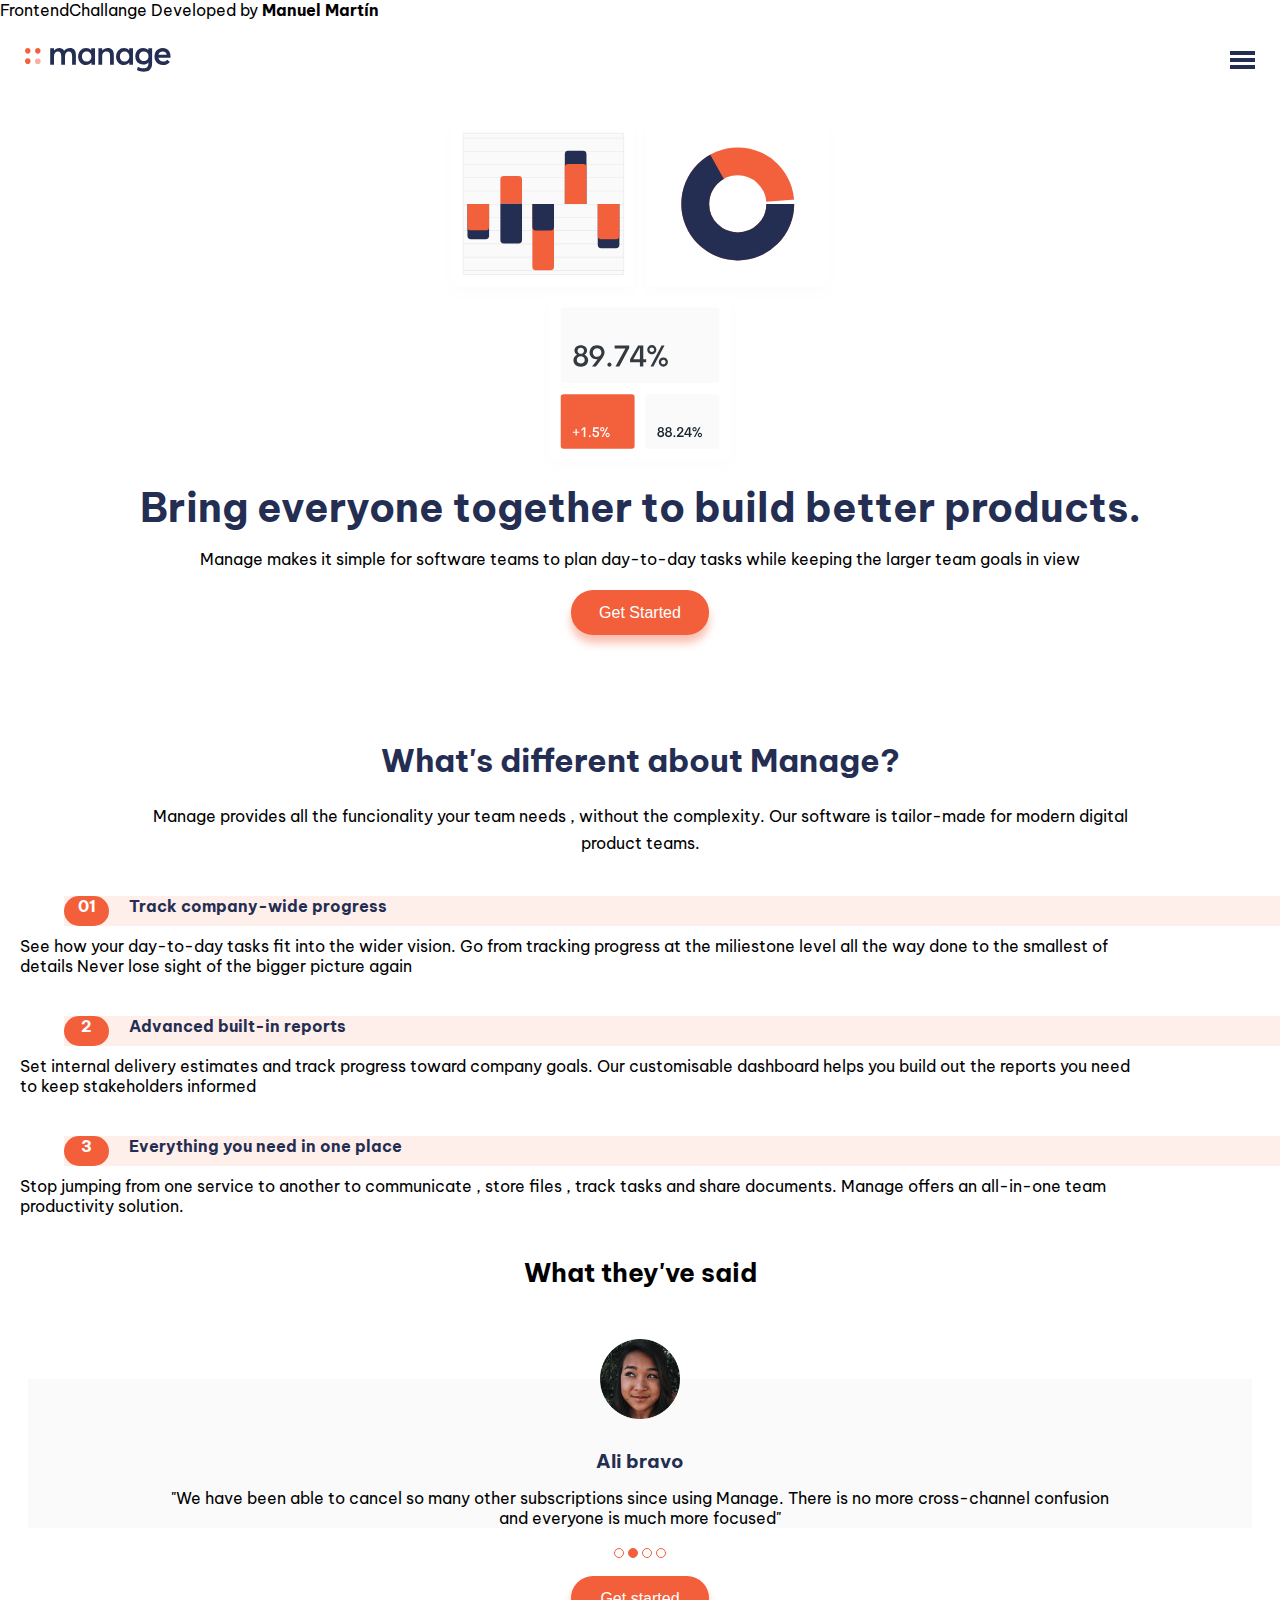
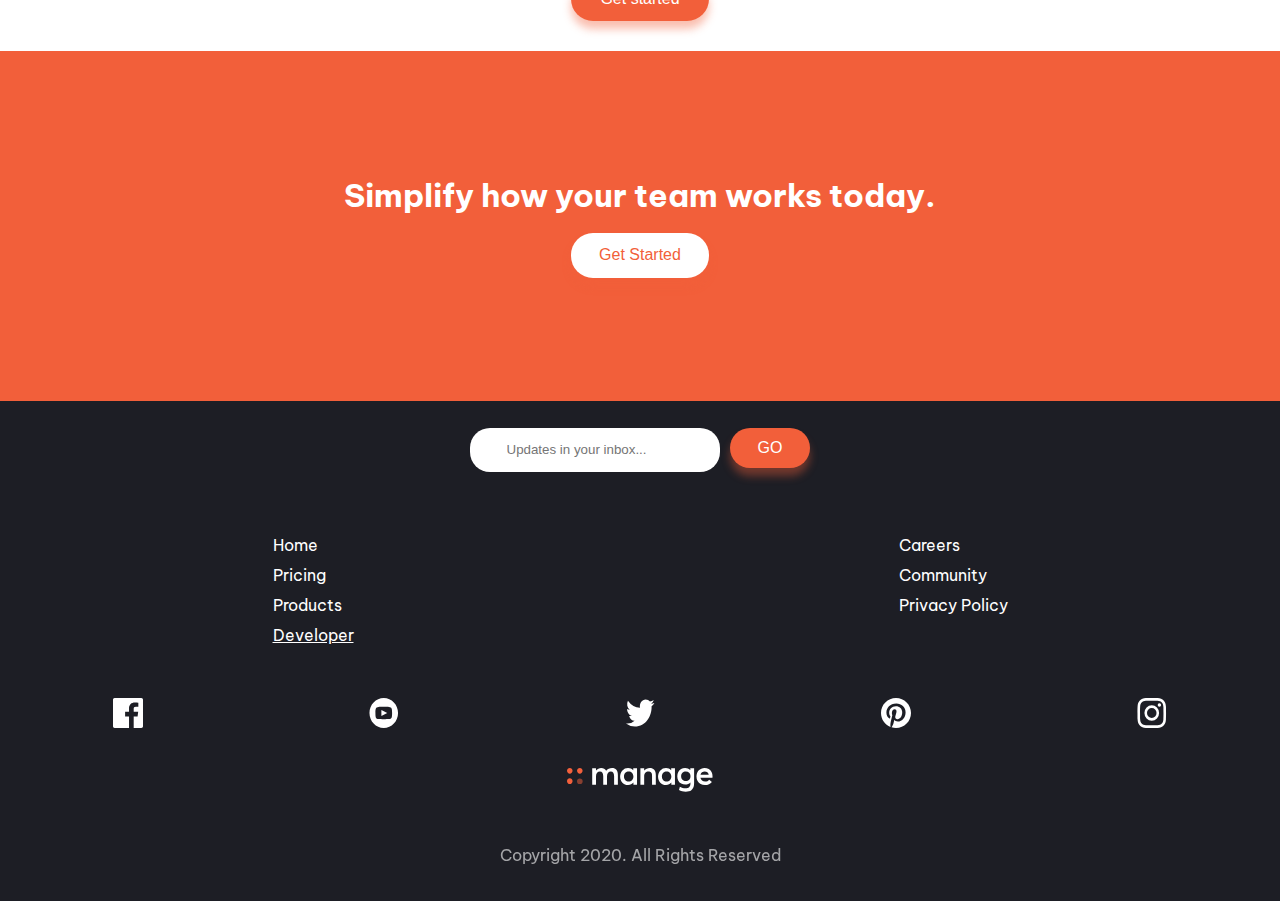
<file: index.html>
<!DOCTYPE html>
<html lang="en">
<head>
    <meta charset="UTF-8">
    <meta name="viewport" content="width=device-width, initial-scale=1.0">
    <link href="https://fonts.googleapis.com/css?family=Be+Vietnam:400,500,700&display=swap" rel="stylesheet"> 
    <link rel="stylesheet" href="./css/styles.css">
    <title>Document</title>
</head>
<body>
    <main id="main">
        <div class="mobile-nav-closed" id="mobile-nav">
            <nav>
                <ul>
                    <li>Pricing</li>
                    <li>Product</li>
                    <li><a href="./about.html">Developer</a></li>
                    <li>Careers</li>
                    <li id="about_me">Community</li>
                </ul>
            </nav>
        </div>
        <p class="me">FrontendChallange Developed by <strong>Manuel Martín</strong></p>
    <header>
        <img class="logo" src="./img/logo.svg"/>
        <nav>
            <ul>
                <li>Pricing</li>
                <li>Product</li>
                <li><a href="./about.html">Developer</a></li>
                <li>Careers</li>
                <li>Community</li>
            </ul>
        </nav>
        <img id="hamburger" class="hamburger-open" src="./img/icon-hamburger.svg">
        <img id="hamburger-close" class="hamburger hamburger-closed" src="./img/icon-close.svg">
        <div class="btn-container">
            
            <button class="btn">Get Started</button>
        </div>
        
    </header>
    <div class="svg-container">
        <img class="logo" src="./img/illustration-intro.svg">
        <div class="brand-element">
            <h1>Bring everyone together to build better products.</h1>
            <p>Manage makes it simple for software teams to plan day-to-day tasks
                    while keeping the larger team goals in view
            </p>
            <button class="btn">Get Started</button>
        </div>
    </div>
   

    <div class="brand-sub">
        <div class="wrapper">
            <h2>What's different about Manage?</h2>
            <p>Manage provides all the funcionality your team needs ,
                without the complexity. Our software is tailor-made
                for modern digital product teams.
            </p>
        </div>
        <div class="features-box">
            <div class="feature">
                <div class="title">
                    <span>01</span><p>Track company-wide progress</p>
                </div>
                <p class="info">
                    See how your day-to-day tasks fit into the wider vision.
                    Go from tracking progress at the miliestone
                    level all the way done to the smallest of details
                    Never lose sight of the bigger picture again
                </p>
            </div>
            <div class="feature">
                <div class="title">
                    <span>2</span><p>Advanced built-in reports</p>
                </div>
                <p class="info">
                    Set internal delivery estimates and track progress
                    toward company goals. Our customisable dashboard
                    helps you build out the reports you need to keep
                    stakeholders informed
                </p>
            </div>
            <div class="feature">
                <div class="title">
                    <span>3</span><p>Everything you need in one place</p>
                </div>
                <p class="info">
                    Stop jumping from one service to another to
                    communicate , store files , track tasks and share
                    documents. Manage offers an all-in-one team
                    productivity solution.
                </p>
            </div>
        </div>
    </div>
    <div id="carrousel" class="reviews">
        <h2>What they've said</h2>
        <div id="review" class="review">
            <img src="./img/avatar-ali.png">
            <p class="name">Ali bravo</p>
            <p class="opinion">
                "We have been able to cancel so many
                other subscriptions since using Manage.
                There is no more cross-channel confusion
                and everyone is much more focused"
            </p>
        </div>
        <div class="slide-buttons">
            <span id="slide-1"></span>
            <span id="slide-2"></span>
            <span id="slide-3"></span>
            <span id="slide-4"></span>
        </div>
        <button class="btn">Get started</button>
    </div>
    <div class="pre-footer">
        <h2>
            Simplify how
            your team works
            today.
        </h2>
        <button class="btn">Get Started</button>
    </div>
    <footer>
        <div class="input-box">
            <div class="search-box">
                <input id="email-input" type="text" placeholder="Updates in your inbox...">
            </div>
        <button id="email_send" class="btn">GO</button>
        </div>
        <div class="footer-nav">
            <ul>
                <li>Home</li>
                <li>Pricing</li>
                <li>Products</li>
                <li><a href="./about.html">Developer</a></li>
            </ul>
            <ul>
                <li>Careers</li>
                <li>Community</li>
                <li>Privacy Policy</li>
            </ul>
        </div>
        <div class="social">
            <div class="icons">
            <img src="./img/icon-facebook.svg">
            <img src="./img/icon-youtube.svg" alt="">
            <img src="./img/icon-twitter.svg" alt="">
            <img src="./img/icon-pinterest.svg" alt="">
            <img src="./img/icon-instagram.svg" alt="">
            </div>
            <svg xmlns="http://www.w3.org/2000/svg" width="146" height="24"><g fill="none" fill-rule="evenodd"><path fill="white" fill-rule="nonzero" d="M40.014 16.809V8.553c0-1.577.366-2.82 1.098-3.73.733-.91 1.65-1.365 2.75-1.365 2.158 0 3.237 1.577 3.237 4.731v8.62h3.782v-9.58c0-2.415-.5-4.22-1.503-5.417C48.376.615 46.945.017 45.084.017c-1.222 0-2.34.234-3.352.703a6.833 6.833 0 00-2.56 2.043h-.066C38.126.932 36.486.017 34.184.017c-.969 0-1.902.217-2.799.653a6.976 6.976 0 00-2.353 1.878h-.05V.265H25.2v16.527h3.782V8.553c0-1.577.372-2.82 1.115-3.73.743-.91 1.693-1.365 2.849-1.365 2.19 0 3.286 1.577 3.286 4.731v8.62h3.782zm21.101.248c2.246 0 3.997-.827 5.252-2.482h.05v2.217h3.616V.265h-3.782V2.25h-.066C64.93.761 63.23.017 61.082.017a7.76 7.76 0 00-5.681 2.415c-.705.75-1.26 1.66-1.668 2.73a9.589 9.589 0 00-.611 3.44c0 1.258.203 2.416.61 3.475.408 1.059.964 1.952 1.669 2.68a7.348 7.348 0 002.535 1.696 8.325 8.325 0 003.18.604zm.595-3.441c-1.399 0-2.538-.466-3.419-1.398-.88-.932-1.321-2.132-1.321-3.599 0-1.555.454-2.804 1.362-3.747.909-.943 2.04-1.414 3.394-1.414 1.343 0 2.458.493 3.345 1.48.886.988 1.33 2.215 1.33 3.681 0 1.467-.455 2.667-1.363 3.599-.909.932-2.018 1.398-3.328 1.398zm27.112 3.193V7.064c0-2.393-.536-4.166-1.61-5.319C86.14.593 84.655.017 82.762.017a7.373 7.373 0 00-3.056.645 6.958 6.958 0 00-2.477 1.87h-.05V.264h-3.782v16.527h3.782V8.487c0-1.588.388-2.823 1.164-3.706.777-.882 1.814-1.323 3.113-1.323.595 0 1.104.077 1.528.231.424.155.796.406 1.115.753.32.348.556.819.71 1.415.154.595.231 1.323.231 2.183v8.769h3.782zm10.218.248c2.246 0 3.996-.827 5.252-2.482h.05v2.217h3.616V.265h-3.782V2.25h-.066C102.855.761 101.154.017 99.007.017a7.76 7.76 0 00-5.682 2.415c-.704.75-1.26 1.66-1.668 2.73a9.589 9.589 0 00-.61 3.44c0 1.258.203 2.416.61 3.475.408 1.059.964 1.952 1.668 2.68a7.348 7.348 0 002.536 1.696 8.325 8.325 0 003.179.604zm.594-3.441c-1.398 0-2.538-.466-3.418-1.398-.881-.932-1.322-2.132-1.322-3.599 0-1.555.455-2.804 1.363-3.747.908-.943 2.04-1.414 3.394-1.414 1.343 0 2.458.493 3.344 1.48.886.988 1.33 2.215 1.33 3.681 0 1.467-.455 2.667-1.363 3.599-.908.932-2.018 1.398-3.328 1.398zm19.07 10.125c1.2 0 2.274-.14 3.22-.422.947-.281 1.743-.673 2.387-1.175a6.385 6.385 0 001.602-1.844 8.14 8.14 0 00.916-2.383c.188-.86.281-1.803.281-2.829V.265h-3.782v1.737h-.066a7.059 7.059 0 00-2.353-1.49A7.62 7.62 0 00118.142 0c-1.508 0-2.862.358-4.062 1.075-1.2.717-2.134 1.713-2.8 2.987-.666 1.273-.999 2.705-.999 4.293 0 1.61.35 3.038 1.049 4.285.699 1.246 1.66 2.203 2.882 2.87 1.222.667 2.598 1.001 4.129 1.001 2.047 0 3.716-.673 5.004-2.018h.066v1.753c0 1.17-.43 2.14-1.288 2.912-.86.772-2.07 1.158-3.634 1.158-1.068 0-2.006-.132-2.816-.397-.809-.265-1.742-.678-2.799-1.24l-.892 3.341c.925.552 1.966.976 3.122 1.274 1.156.298 2.356.447 3.6.447zm.132-10.72c-1.365 0-2.491-.434-3.377-1.3-.887-.865-1.33-2.026-1.33-3.482 0-1.4.435-2.542 1.305-3.425.87-.882 2.004-1.323 3.402-1.323 1.332 0 2.442.435 3.328 1.307.886.871 1.33 2.002 1.33 3.391 0 1.401-.433 2.556-1.297 3.466-.864.91-1.985 1.365-3.361 1.365zm19.086 4.036c1.542 0 2.899-.281 4.071-.844 1.173-.562 2.133-1.323 2.882-2.283l-2.642-2.266c-1.035 1.301-2.406 1.952-4.113 1.952-1.21 0-2.237-.337-3.08-1.01-.842-.672-1.384-1.593-1.627-2.762h12.024c.066-.397.099-.9.099-1.506 0-1.599-.325-3.027-.975-4.285a7.198 7.198 0 00-2.807-2.961c-1.222-.717-2.632-1.075-4.228-1.075a8.191 8.191 0 00-3.188.62c-.99.414-1.844.99-2.56 1.729-.715.739-1.277 1.638-1.684 2.696-.407 1.06-.611 2.212-.611 3.458 0 1.688.369 3.185 1.106 4.492.738 1.307 1.746 2.308 3.023 3.003 1.277.695 2.714 1.042 4.31 1.042zm3.815-10.274h-8.257c.264-1.059.776-1.878 1.535-2.457.76-.579 1.663-.868 2.709-.868 1.057 0 1.93.298 2.618.893.688.596 1.153 1.406 1.395 2.432z"/><g fill="#F3603C"><path d="M2.786 10.286c1.538 0 2.785 1.279 2.785 2.857C5.571 14.72 4.324 16 2.786 16 1.247 16 0 14.72 0 13.143c0-1.578 1.247-2.857 2.786-2.857zM2.786 0C4.324 0 5.57 1.28 5.57 2.857c0 1.578-1.247 2.857-2.785 2.857C1.247 5.714 0 4.435 0 2.857 0 1.28 1.247 0 2.786 0zm10.028 0C14.353 0 15.6 1.28 15.6 2.857c0 1.578-1.247 2.857-2.786 2.857-1.538 0-2.785-1.279-2.785-2.857C10.029 1.28 11.276 0 12.814 0z"/><ellipse cx="12.814" cy="13.257" opacity=".5" rx="2.786" ry="2.857"/></g></g></svg>
        </div>
        <p class="copy">Copyright 2020. All Rights Reserved</p>
    </footer>
</main>
<script src="./index.js"></script>

</body>
</html>
</file>
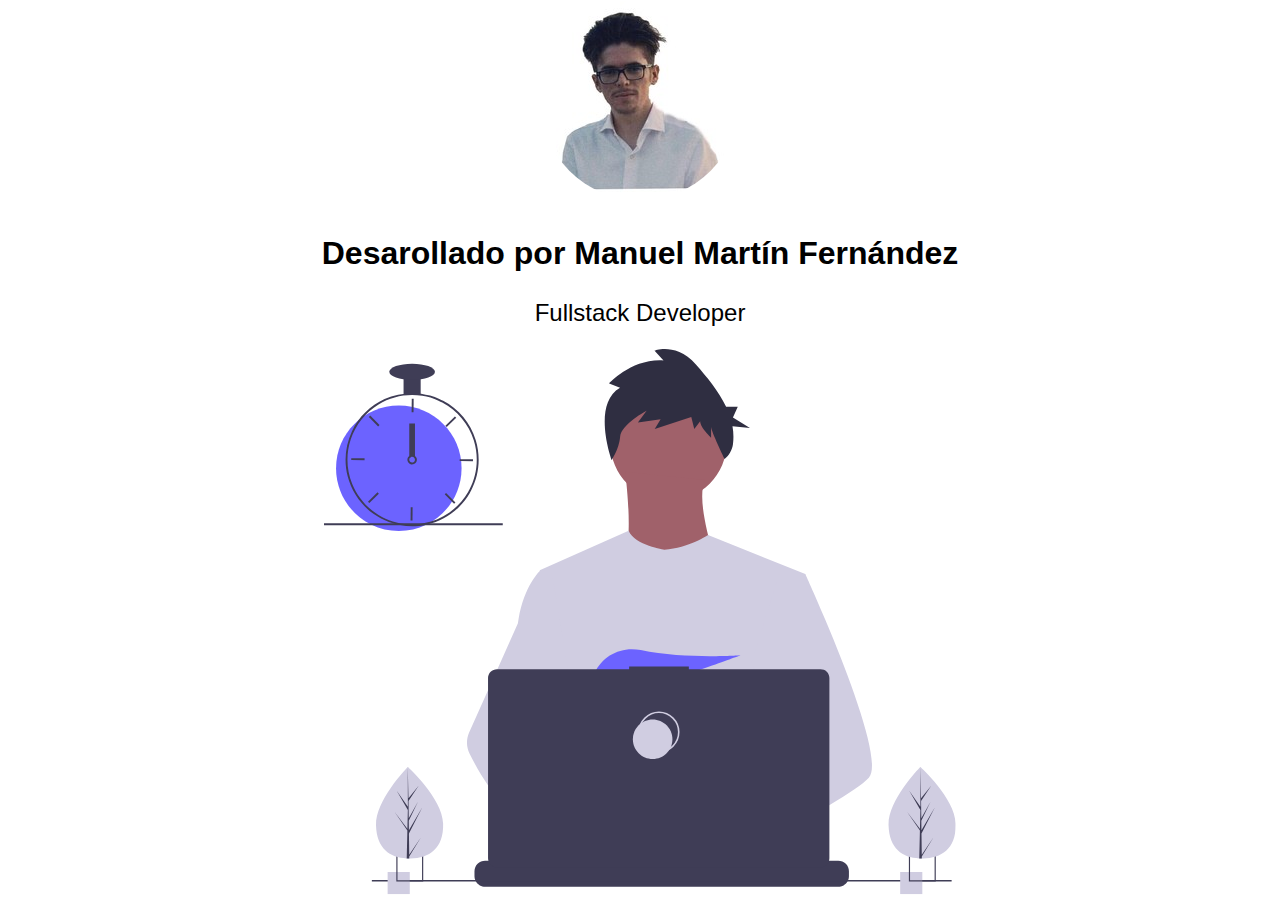
<file: about.html>
<!DOCTYPE html>
<html lang="en">
<head>
  <meta charset="UTF-8">
  <meta name="viewport" content="width=device-width, initial-scale=1.0">
  <link rel="stylesheet" href="./css/about.css">
  <title>Document</title>
</head>
<body>
  <main>
      <div class="my-picture"></div>
      <h1>Desarollado por Manuel Martín Fernández</h1>
      <h2>Fullstack Developer</h2>
      <svg class="svg"  viewBox="0 0 799 690" fill="none" xmlns="http://www.w3.org/2000/svg">
        <g id="undraw_dev_productivity_umsq 1">
        <g clip-path="url(#clip0)">
        <path id="Vector" d="M516.92 624.636C516.92 624.636 512.16 626.266 504.42 628.576C487.31 633.706 455.65 642.216 428.82 643.916C405.72 645.396 386.2 641.836 382.63 626.766C381.1 620.286 383.27 614.956 388 610.576C402.12 597.486 439 592.796 468.25 591.186C476.51 590.736 484.15 590.526 490.51 590.446C501.31 590.306 508.39 590.526 508.39 590.526L508.56 591.186L516.92 624.636Z" fill="#A0616A"/>
        <path id="Vector_2" d="M436.99 672.586C418.61 695.346 342.73 647.666 316.19 629.886C310.41 626.016 306.97 623.566 306.97 623.566L331.25 591.186L338.94 580.936C338.94 580.936 345.82 584.586 355.99 590.526C356.36 590.746 356.73 590.966 357.11 591.186C365.88 596.336 376.89 603.066 388 610.576C403.33 620.946 418.83 632.776 428.82 643.916C438.59 654.806 443.08 665.036 436.99 672.586Z" fill="#A0616A"/>
        <g id="cuerpo">
        <path id="Vector_3" d="M435.687 191.942C476.3 191.878 509.171 158.902 509.106 118.289C509.041 77.6765 476.066 44.8057 435.453 44.8704C394.84 44.935 361.969 77.9105 362.034 118.523C362.099 159.136 395.074 192.007 435.687 191.942Z" fill="#A0616A"/>
        <path id="Vector_4" d="M380.743 155.262C380.743 155.262 394.764 259.682 373.468 271.439C352.172 283.196 500.311 284.026 500.311 284.026C500.311 284.026 467.129 193.491 482.005 165.758L380.743 155.262Z" fill="#A0616A"/>
        <path id="Vector_5" d="M608.483 284.382L596.252 340.502L570.391 459.233L569.622 465.734L560.751 540.999L554.851 590.998L550.894 624.584C526.534 637.153 508.878 645.831 508.878 645.831C508.878 645.831 507.346 638.214 504.88 628.468C487.779 633.625 456.132 642.185 429.305 643.928C439.092 654.802 443.599 665.025 437.521 672.585C419.177 695.374 343.221 647.815 316.653 630.077C316.042 634.335 315.814 638.639 315.973 642.938L295.638 627.351L297.591 591.407L300.884 530.592L305.023 454.325C303.675 451.062 302.544 447.713 301.637 444.301C295.382 422.191 287.762 378.033 281.913 341.002C277.205 311.199 273.665 286.015 272.917 280.656C272.816 279.956 272.765 279.596 272.765 279.596L385.116 229.738C393.135 248.255 430.454 253.766 430.454 253.766C461.361 251.586 485.565 235.248 485.565 235.248L608.483 284.382Z" fill="#D0CDE1"/>
        <path id="Vector_6" d="M374.284 48.9454L360.526 43.4628C360.526 43.4628 389.224 11.7663 429.227 14.455L417.958 2.08773C417.958 2.08773 445.439 -8.96487 470.484 19.8937C483.65 35.064 498.883 52.8964 508.394 72.9965L523.118 72.9731L516.994 86.5146L538.525 100.012L516.444 97.6167C517.771 105.025 517.985 112.589 517.079 120.061C516.144 127.534 512.341 134.352 506.475 139.076V139.076C506.475 139.076 489.367 103.807 489.358 98.3026L489.38 112.064C489.38 112.064 475.611 99.7006 475.598 91.444L468.113 101.089L464.339 85.9573L418.116 101.168L425.595 88.7713L396.853 92.9454L408.079 77.7901C408.079 77.7901 375.609 95.7314 374.383 110.871C373.157 126.01 363.668 140.369 363.668 140.369C363.668 140.369 338.069 69.6448 374.284 48.9454Z" fill="#2F2E41"/>
        <path id="Vector_7" d="M688.823 542.165C681.346 550.297 662.806 562.556 640.327 575.832C631.965 580.765 623.063 585.85 613.981 590.904C592.31 602.968 569.619 614.925 550.894 624.584C526.534 637.153 508.878 645.831 508.878 645.831C508.878 645.831 507.346 638.214 504.88 628.468C501.58 615.423 496.613 598.561 491.451 591.099C491.271 590.839 491.09 590.6 490.91 590.36C489.407 588.392 487.895 587.245 486.405 587.247L560.751 540.999L592.88 521.007L569.622 465.734L540.451 396.401L557.902 340.563L575.443 284.435L608.483 284.382C608.483 284.382 619.461 308.245 633.504 341.523C635.602 346.499 637.77 351.686 639.979 357.042C668.87 426.996 704.906 524.689 688.823 542.165Z" fill="#D0CDE1"/>
        <path id="Vector_8" d="M356.39 590.654C353.676 590.648 350.967 590.873 348.291 591.327C325.307 595.313 318.561 616.134 316.653 630.077C316.042 634.335 315.814 638.64 315.973 642.938L295.638 627.351L288.229 621.672C270.409 615.491 254.522 604.486 240.741 591.498C228.786 580.031 218.058 567.349 208.731 553.659C199.441 540.165 191.156 526.007 183.944 511.298C181.931 507.194 180.845 502.697 180.764 498.126C180.682 493.555 181.607 489.023 183.471 484.849L208.532 428.759L245.162 346.781C245.429 344.83 245.722 342.923 246.043 341.059C253.266 299.248 272.767 280.657 272.767 280.657L287.687 280.633L297.763 340.977L310.282 415.947L301.637 444.301L281.661 509.783L300.884 530.592L356.39 590.654Z" fill="#D0CDE1"/>
        </g>
        <path id="Vector_9" d="M372.877 415.806L385.631 430.687C390.37 429.783 395.319 428.721 400.416 427.529L396.752 415.806L405.71 426.256C459.707 412.976 526.637 387.155 526.637 387.155C526.637 387.155 454.38 392.453 400.428 380.666C376.558 375.451 351.998 387.284 342.202 409.669C336.509 422.679 337.403 433.952 357.596 433.952C364.419 433.835 371.224 433.195 377.949 432.037L372.877 415.806Z" fill="#6C63FF"/>
        <path id="Vector_10" d="M663.65 660.386V666.456C663.654 668.122 663.345 669.774 662.74 671.326C662.472 672.018 662.147 672.687 661.77 673.326C660.578 675.327 658.887 676.983 656.862 678.133C654.838 679.283 652.549 679.887 650.22 679.886H203.67C201.342 679.887 199.053 679.283 197.028 678.133C195.003 676.983 193.312 675.327 192.12 673.326C191.743 672.687 191.419 672.018 191.15 671.326C190.546 669.774 190.237 668.122 190.24 666.456V660.386C190.24 658.622 190.587 656.876 191.262 655.246C191.936 653.616 192.926 652.136 194.173 650.889C195.42 649.641 196.901 648.652 198.53 647.977C200.16 647.303 201.906 646.956 203.67 646.956H229.41V644.126C229.41 644.052 229.425 643.98 229.453 643.912C229.481 643.844 229.522 643.782 229.574 643.73C229.626 643.678 229.688 643.636 229.756 643.608C229.824 643.58 229.897 643.566 229.97 643.566H243.4C243.474 643.566 243.547 643.58 243.615 643.608C243.683 643.636 243.745 643.678 243.797 643.73C243.849 643.782 243.89 643.844 243.918 643.912C243.946 643.98 243.96 644.052 243.96 644.126V646.956H252.35V644.126C252.35 644.052 252.365 643.98 252.393 643.912C252.421 643.844 252.462 643.782 252.514 643.73C252.566 643.678 252.628 643.636 252.696 643.608C252.764 643.58 252.837 643.566 252.91 643.566H266.34C266.414 643.566 266.487 643.58 266.555 643.608C266.623 643.636 266.684 643.678 266.736 643.73C266.789 643.782 266.83 643.844 266.858 643.912C266.886 643.98 266.9 644.052 266.9 644.126V646.956H275.3V644.126C275.3 644.052 275.315 643.98 275.343 643.912C275.371 643.844 275.412 643.782 275.464 643.73C275.516 643.678 275.578 643.636 275.646 643.608C275.714 643.58 275.787 643.566 275.86 643.566H289.29C289.364 643.566 289.437 643.58 289.505 643.608C289.573 643.636 289.634 643.678 289.686 643.73C289.739 643.782 289.78 643.844 289.808 643.912C289.836 643.98 289.85 644.052 289.85 644.126V646.956H298.24V644.126C298.24 644.052 298.255 643.98 298.283 643.912C298.311 643.844 298.352 643.782 298.404 643.73C298.456 643.678 298.518 643.636 298.586 643.608C298.654 643.58 298.727 643.566 298.8 643.566H312.23C312.304 643.566 312.377 643.58 312.445 643.608C312.513 643.636 312.574 643.678 312.626 643.73C312.678 643.782 312.72 643.844 312.748 643.912C312.776 643.98 312.79 644.052 312.79 644.126V646.956H321.18V644.126C321.18 644.052 321.194 643.98 321.223 643.912C321.251 643.844 321.292 643.782 321.344 643.73C321.396 643.678 321.458 643.636 321.526 643.608C321.594 643.58 321.667 643.566 321.74 643.566H335.17C335.244 643.566 335.317 643.58 335.385 643.608C335.453 643.636 335.514 643.678 335.566 643.73C335.618 643.782 335.66 643.844 335.688 643.912C335.716 643.98 335.73 644.052 335.73 644.126V646.956H344.13V644.126C344.13 644.052 344.145 643.98 344.173 643.912C344.201 643.844 344.242 643.782 344.294 643.73C344.346 643.678 344.408 643.636 344.476 643.608C344.544 643.58 344.617 643.566 344.69 643.566H358.12C358.194 643.566 358.267 643.58 358.335 643.608C358.403 643.636 358.464 643.678 358.516 643.73C358.569 643.782 358.61 643.844 358.638 643.912C358.666 643.98 358.68 644.052 358.68 644.126V646.956H367.07V644.126C367.07 644.052 367.085 643.98 367.113 643.912C367.141 643.844 367.182 643.782 367.234 643.73C367.286 643.678 367.348 643.636 367.416 643.608C367.484 643.58 367.557 643.566 367.63 643.566H472.83C472.904 643.566 472.977 643.58 473.045 643.608C473.113 643.636 473.174 643.678 473.227 643.73C473.279 643.782 473.32 643.844 473.348 643.912C473.376 643.98 473.39 644.052 473.39 644.126V646.956H481.79V644.126C481.79 644.052 481.804 643.98 481.833 643.912C481.861 643.844 481.902 643.782 481.954 643.73C482.006 643.678 482.068 643.636 482.136 643.608C482.204 643.58 482.277 643.566 482.35 643.566H495.78C495.928 643.567 496.07 643.627 496.175 643.732C496.279 643.836 496.339 643.978 496.34 644.126V646.956H504.73V644.126C504.73 644.052 504.745 643.98 504.773 643.912C504.801 643.844 504.842 643.782 504.894 643.73C504.946 643.678 505.008 643.636 505.076 643.608C505.144 643.58 505.217 643.566 505.29 643.566H518.72C518.794 643.566 518.867 643.58 518.935 643.608C519.003 643.636 519.065 643.678 519.117 643.73C519.169 643.782 519.21 643.844 519.238 643.912C519.266 643.98 519.28 644.052 519.28 644.126V646.956H527.67V644.126C527.67 644.052 527.685 643.98 527.713 643.912C527.741 643.844 527.782 643.782 527.834 643.73C527.886 643.678 527.948 643.636 528.016 643.608C528.084 643.58 528.157 643.566 528.23 643.566H541.66C541.734 643.566 541.807 643.58 541.875 643.608C541.943 643.636 542.005 643.678 542.057 643.73C542.109 643.782 542.15 643.844 542.178 643.912C542.206 643.98 542.22 644.052 542.22 644.126V646.956H550.62V644.126C550.62 644.052 550.635 643.98 550.663 643.912C550.691 643.844 550.732 643.782 550.784 643.73C550.836 643.678 550.898 643.636 550.966 643.608C551.034 643.58 551.107 643.566 551.18 643.566H564.61C564.757 643.568 564.898 643.628 565.001 643.733C565.104 643.838 565.161 643.979 565.16 644.126V646.956H573.56V644.126C573.56 644.052 573.575 643.98 573.603 643.912C573.631 643.844 573.672 643.782 573.724 643.73C573.776 643.678 573.838 643.636 573.906 643.608C573.974 643.58 574.047 643.566 574.12 643.566H587.55C587.624 643.566 587.697 643.58 587.765 643.608C587.833 643.636 587.895 643.678 587.947 643.73C587.999 643.782 588.04 643.844 588.068 643.912C588.096 643.98 588.11 644.052 588.11 644.126V646.956H596.5V644.126C596.5 644.052 596.515 643.98 596.543 643.912C596.571 643.844 596.612 643.782 596.664 643.73C596.716 643.678 596.778 643.636 596.846 643.608C596.914 643.58 596.987 643.566 597.06 643.566H610.49C610.564 643.566 610.637 643.58 610.705 643.608C610.773 643.636 610.835 643.678 610.887 643.73C610.939 643.782 610.98 643.844 611.008 643.912C611.036 643.98 611.05 644.052 611.05 644.126V646.956H650.22C651.984 646.956 653.731 647.303 655.36 647.977C656.99 648.652 658.471 649.641 659.718 650.889C660.965 652.136 661.954 653.616 662.629 655.246C663.304 656.876 663.651 658.622 663.65 660.386V660.386Z" fill="#3F3D56"/>
        <path id="Vector_11" d="M793.5 671.326H60.5002V673.326H793.5V671.326Z" fill="#3F3D56"/>
        <path id="Vector_12" d="M627.695 404.757H461.252V401.326H385.78V404.757H218.651C215.665 404.757 212.801 405.943 210.69 408.054C208.578 410.166 207.392 413.029 207.392 416.015V643.927C207.392 646.913 208.578 649.776 210.69 651.888C212.801 653.999 215.665 655.185 218.651 655.185H627.695C630.68 655.185 633.544 653.999 635.656 651.888C637.767 649.776 638.953 646.913 638.953 643.927V416.015C638.953 414.537 638.662 413.073 638.096 411.707C637.53 410.341 636.701 409.1 635.656 408.054C634.61 407.009 633.369 406.179 632.003 405.614C630.637 405.048 629.173 404.757 627.695 404.757V404.757Z" fill="#3F3D56"/>
        <path id="Vector_13" d="M423.5 509.326C437.307 509.326 448.5 498.133 448.5 484.326C448.5 470.519 437.307 459.326 423.5 459.326C409.693 459.326 398.5 470.519 398.5 484.326C398.5 498.133 409.693 509.326 423.5 509.326Z" stroke="#D0CDE1" stroke-width="2" stroke-miterlimit="10"/>
        <path id="Vector_14" d="M415.5 518.326C429.307 518.326 440.5 507.133 440.5 493.326C440.5 479.519 429.307 468.326 415.5 468.326C401.693 468.326 390.5 479.519 390.5 493.326C390.5 507.133 401.693 518.326 415.5 518.326Z" fill="#D0CDE1"/>
        <path id="Vector_15" d="M108.446 661.223H80.446V689.223H108.446V661.223Z" fill="#D0CDE1"/>
        <path id="Vector_16" d="M91.45 639.223V673.223H125.45V639.223H91.45ZM123.97 671.743H92.92V640.703H123.97V671.743Z" fill="#3F3D56"/>
        <path id="Vector_17" d="M756.446 661.223H728.446V689.223H756.446V661.223Z" fill="#D0CDE1"/>
        <path id="Vector_18" d="M739.45 639.223V673.223H773.45V639.223H739.45ZM771.97 671.743H740.92V640.703H771.97V671.743Z" fill="#3F3D56"/>
        <path id="Vector_19" d="M94.5801 230.113C138.399 230.113 173.921 194.591 173.921 150.773C173.921 106.954 138.399 71.4324 94.5801 71.4324C50.7616 71.4324 15.2397 106.954 15.2397 150.773C15.2397 194.591 50.7616 230.113 94.5801 230.113Z" fill="#6C63FF"/>
        <g id="reloj">
        <path id="Vector_20" d="M62.9178 208.742C68.8467 212.9 75.2784 216.29 82.0593 218.832C97.197 224.436 113.625 225.581 129.393 222.129C145.162 218.677 159.609 210.774 171.021 199.358C176.217 194.153 180.701 188.283 184.355 181.9C184.864 181.013 185.367 180.109 185.849 179.195C196.234 159.448 198.36 136.388 191.761 115.075C185.162 93.7625 170.377 75.9384 150.651 65.5145C149.066 64.6793 147.454 63.8972 145.84 63.1688C142.049 61.4647 138.136 60.0468 134.133 58.9273C115.025 53.5705 94.6376 55.1388 76.573 63.3552C58.5084 71.5717 43.9285 85.9076 35.4085 103.831C26.8884 121.754 24.9763 142.112 30.01 161.309C35.0436 180.505 46.6991 197.305 62.9178 208.741L62.9178 208.742ZM124.201 59.2086L124.212 59.2142C131.285 60.3287 138.179 62.3773 144.713 65.3064C146.333 66.0241 147.945 66.8061 149.53 67.6414C168.689 77.7711 183.048 95.0859 189.458 115.788C195.868 136.49 193.805 158.89 183.722 178.074C183.24 178.988 182.737 179.891 182.228 180.778C171.648 199.077 154.4 212.573 134.095 218.442C113.79 224.311 92.001 222.098 73.2902 212.266C56.159 203.234 42.7906 188.414 35.5668 170.445C28.3431 152.476 27.7331 132.526 33.8455 114.15C39.958 95.7735 52.3959 80.1638 68.9434 70.102C85.4908 60.0402 105.073 56.1798 124.201 59.2086L124.201 59.2086Z" fill="#3F3D56"/>
        <path id="Vector_21" d="M55.64 192.966L57.3235 194.683L69.339 182.899L67.6555 181.182L55.64 192.966Z" fill="#3F3D56"/>
        <path id="Vector_22" d="M109.46 216.875L111.864 216.898L112.028 200.069L109.624 200.046L109.46 216.875Z" fill="#3F3D56"/>
        <path id="Vector_23" d="M164.423 195.724L166.139 194.04L154.355 182.025L152.638 183.708L164.423 195.724Z" fill="#3F3D56"/>
        <path id="Vector_24" d="M188.331 141.904L188.354 139.499L171.525 139.336L171.502 141.74L188.331 141.904Z" fill="#3F3D56"/>
        <path id="Vector_25" d="M51.2947 140.572L51.3181 138.168L34.4891 138.004L34.4658 140.408L51.2947 140.572Z" fill="#3F3D56"/>
        <path id="Vector_26" d="M68.4652 97.8828L70.1817 96.1994L58.3974 84.1838L56.6809 85.8673L68.4652 97.8828Z" fill="#3F3D56"/>
        <path id="Vector_27" d="M110.792 79.8385L113.196 79.8619L113.36 63.0329L110.956 63.0095L110.792 79.8385Z" fill="#3F3D56"/>
        <path id="Vector_28" d="M153.481 97.009L155.164 98.7255L167.18 86.9412L165.496 85.2247L153.481 97.009Z" fill="#3F3D56"/>
        </g>
        <path id="Vector_29" d="M115.016 135.145C113.976 134.365 112.71 133.943 111.41 133.943C110.109 133.943 108.844 134.365 107.803 135.145C107.091 135.686 106.505 136.375 106.085 137.165C105.552 138.181 105.322 139.329 105.421 140.473C105.52 141.616 105.944 142.707 106.643 143.617C107.343 144.527 108.288 145.218 109.368 145.608C110.447 145.998 111.616 146.07 112.735 145.817C113.855 145.564 114.878 144.996 115.685 144.179C116.492 143.363 117.048 142.333 117.288 141.211C117.528 140.088 117.441 138.921 117.039 137.846C116.636 136.771 115.934 135.834 115.016 135.145H115.016ZM111.41 143.56C110.454 143.557 109.539 143.176 108.863 142.501C108.187 141.825 107.806 140.909 107.803 139.954C107.808 139.224 108.03 138.513 108.441 137.91C108.793 137.4 109.271 136.989 109.828 136.718C110.386 136.447 111.004 136.324 111.622 136.361C112.241 136.398 112.84 136.595 113.361 136.931C113.881 137.267 114.306 137.732 114.595 138.281C114.883 138.83 115.025 139.444 115.007 140.063C114.988 140.683 114.811 141.288 114.49 141.818C114.17 142.349 113.718 142.788 113.179 143.094C112.639 143.399 112.03 143.559 111.41 143.56V143.56Z" fill="#3F3D56"/>
        <path id="Vector_30" d="M122.229 35.3686H100.591V57.0069H122.229V35.3686Z" fill="#3F3D56"/>
        <path id="Vector_31" d="M111.41 38.975C127.344 38.975 140.261 34.4002 140.261 28.7569C140.261 23.1136 127.344 18.5388 111.41 18.5388C95.4759 18.5388 82.5588 23.1136 82.5588 28.7569C82.5588 34.4002 95.4759 38.975 111.41 38.975Z" fill="#3F3D56"/>
        <path id="Vector_32" d="M115.016 94.2729H107.803V135.145H115.016V94.2729Z" fill="#3F3D56"/>
        <path id="Vector_33" d="M226 220.44H0V222.844H226V220.44Z" fill="#3F3D56"/>
        <path id="Vector_34" d="M150.594 599.754C151.527 631.704 132.859 643.413 109.43 644.097C108.886 644.113 108.345 644.123 107.805 644.126C106.719 644.135 105.643 644.117 104.577 644.072C83.3891 643.192 66.6173 631.945 65.7496 602.232C64.8516 571.482 103.019 531.529 105.882 528.574L105.887 528.571C105.996 528.458 106.052 528.402 106.052 528.402C106.052 528.402 149.661 567.807 150.594 599.754Z" fill="#D0CDE1"/>
        <path id="Vector_35" d="M107.744 639.255L122.626 617.124L107.774 641.636L107.805 644.126C106.719 644.135 105.643 644.117 104.577 644.072L105.316 612.06L105.295 611.813L105.323 611.766L105.393 608.741L89.0954 585.078L105.374 606.477L105.432 607.116L105.989 582.93L91.9123 558.397L106.029 578.681L105.882 528.574L105.882 528.407L105.887 528.571L106.822 568.062L119.651 552.021L106.864 571.464L107.144 593.098L118.949 571.984L107.187 596.279L107.343 608.308L124.512 578.897L107.395 612.505L107.744 639.255Z" fill="#3F3D56"/>
        <path id="Vector_36" d="M798.594 599.754C799.527 631.704 780.859 643.413 757.43 644.097C756.886 644.113 756.345 644.123 755.805 644.126C754.719 644.135 753.643 644.117 752.577 644.072C731.389 643.192 714.617 631.945 713.75 602.232C712.852 571.482 751.018 531.529 753.882 528.574L753.887 528.571C753.996 528.458 754.052 528.402 754.052 528.402C754.052 528.402 797.661 567.807 798.594 599.754Z" fill="#D0CDE1"/>
        <path id="Vector_37" d="M755.744 639.255L770.626 617.124L755.774 641.636L755.805 644.126C754.719 644.135 753.643 644.117 752.577 644.072L753.316 612.06L753.295 611.813L753.323 611.766L753.393 608.741L737.095 585.078L753.374 606.477L753.432 607.116L753.989 582.93L739.912 558.397L754.029 578.681L753.882 528.574L753.882 528.407L753.887 528.571L754.822 568.062L767.651 552.021L754.864 571.464L755.144 593.098L766.949 571.984L755.187 596.279L755.343 608.308L772.512 578.897L755.395 612.505L755.744 639.255Z" fill="#3F3D56"/>
        </g>
        </g>
        <defs>
        <clipPath id="clip0">
        <rect width="798.627" height="689.223" fill="white"/>
        </clipPath>
        </defs>
        </svg>
        
  </main>
</body>
</html>
</file>
<file: css/styles.css>
@charset "UTF-8";
/*Tamaños*/
/*Colores principales*/
/*Colores secundarios*/
/*estilos de fuente*/
/*Ruta de archivos*/
* {
  margin: 0;
  padding: 0;
  -webkit-box-sizing: border-box;
          box-sizing: border-box;
}

body {
  min-height: 100vh;
  font-size: 16px;
  background-repeat: no-repeat;
  font-family: "Be Vietnam", sans-serif;
}

main {
  width: 100%;
  height: 100%;
  position: relative;
}

main .mobile-nav-open {
  height: 100%;
  width: 100%;
  position: absolute;
  z-index: 10000;
  background-color: rgba(0, 0, 0, 0.6);
  display: -webkit-box;
  display: -ms-flexbox;
  display: flex;
  -webkit-box-pack: center;
      -ms-flex-pack: center;
          justify-content: center;
}

main .mobile-nav-open nav {
  width: 80%;
  background-color: white;
  height: 400px;
  margin-top: 9em;
  overflow: hidden;
  -webkit-animation-name: nav-display;
          animation-name: nav-display;
  -webkit-animation-duration: 1000ms;
          animation-duration: 1000ms;
  -webkit-animation-iteration-count: 1;
          animation-iteration-count: 1;
  -webkit-animation-play-state: paused;
          animation-play-state: paused;
}

@-webkit-keyframes nav-display {
  from {
    height: 0;
  }
  to {
    height: 400px;
  }
}

@keyframes nav-display {
  from {
    height: 0;
  }
  to {
    height: 400px;
  }
}

main .mobile-nav-open nav ul {
  width: 100%;
  display: -webkit-box;
  display: -ms-flexbox;
  display: flex;
  -webkit-box-orient: vertical;
  -webkit-box-direction: normal;
      -ms-flex-direction: column;
          flex-direction: column;
  -webkit-box-align: center;
      -ms-flex-align: center;
          align-items: center;
  list-style: none;
  -ms-flex-pack: distribute;
      justify-content: space-around;
  height: 100%;
}

main .mobile-nav-open nav ul li {
  color: #242d52;
  text-decoration: none;
  font-weight: 700;
}

main .mobile-nav-closed {
  display: none;
}

button {
  border: none;
  text-decoration: none;
  background: #0069ed;
  color: #ffffff;
  font-size: 1rem;
  cursor: pointer;
  text-align: center;
}

.btn {
  width: 138px;
  height: 45px;
  border-radius: 22px;
  margin-top: 18px;
  background-color: #f25f3a;
  -webkit-box-shadow: 0px 8px 8px 0px rgba(242, 95, 58, 0.4);
          box-shadow: 0px 8px 8px 0px rgba(242, 95, 58, 0.4);
}

.bg-wrapper {
  position: absolute;
  width: 800px;
  height: 500px;
  border: 2px solid blue;
  top: -px;
  right: -px;
  background-image: url("./img/bg-tablet-pattern.svg");
  background-position: right top;
  background-repeat: no-repeat;
  z-index: -1000;
  background-size: 51%;
}

header {
  width: 100%;
  height: 80px;
  display: -webkit-box;
  display: -ms-flexbox;
  display: flex;
  -webkit-box-align: center;
      -ms-flex-align: center;
          align-items: center;
  -webkit-box-pack: justify;
      -ms-flex-pack: justify;
          justify-content: space-between;
  position: relative;
}

header .logo {
  margin-left: 25px;
}

header .me {
  position: absolute;
  left: 10%;
}

header nav {
  display: none;
  width: 100%;
}

header nav ul {
  width: 100%;
  display: -webkit-box;
  display: -ms-flexbox;
  display: flex;
  -ms-flex-pack: distribute;
      justify-content: space-around;
  list-style: none;
}

header .hamburger-open {
  margin-right: 25px;
  cursor: pointer;
  position: relative;
  z-index: 100000;
}

header .hamburger-closed {
  display: none;
}

header .btn-container {
  display: none;
}

.svg-container {
  width: 100%;
  margin-top: 15px;
  display: -webkit-box;
  display: -ms-flexbox;
  display: flex;
  -webkit-box-orient: vertical;
  -webkit-box-direction: normal;
      -ms-flex-direction: column;
          flex-direction: column;
  -webkit-box-align: center;
      -ms-flex-align: center;
          align-items: center;
}

.svg-container .logo {
  width: 100%;
  max-width: 404px;
}

.svg-container .brand-element {
  width: 80%;
  display: -webkit-box;
  display: -ms-flexbox;
  display: flex;
  -webkit-box-align: center;
      -ms-flex-align: center;
          align-items: center;
  -webkit-box-orient: vertical;
  -webkit-box-direction: normal;
      -ms-flex-direction: column;
          flex-direction: column;
}

.svg-container h1 {
  width: 100%;
  color: #242d52;
  text-align: center;
  font-weight: 700;
  line-height: 1.35em;
  font-size: 2.5em;
}

.svg-container p {
  text-align: center;
  line-height: 1.55em;
  margin-top: 0.8em;
}

.brand-sub {
  width: 100%;
  margin-top: 6.5em;
}

.brand-sub .wrapper {
  display: -webkit-box;
  display: -ms-flexbox;
  display: flex;
  -webkit-box-orient: vertical;
  -webkit-box-direction: normal;
      -ms-flex-direction: column;
          flex-direction: column;
  -webkit-box-align: center;
      -ms-flex-align: center;
          align-items: center;
}

.brand-sub .wrapper h2 {
  width: 60%;
  color: #242d52;
  line-height: 1.35em;
  font-weight: 700;
  text-align: center;
  font-size: 2em;
}

.brand-sub .wrapper p {
  text-align: center;
  margin-top: 1.3em;
  line-height: 1.65em;
  width: 80%;
}

.brand-sub .features-box {
  margin-top: 1.9em;
}

.brand-sub .features-box .feature {
  display: -webkit-box;
  display: -ms-flexbox;
  display: flex;
  -webkit-box-orient: vertical;
  -webkit-box-direction: normal;
      -ms-flex-direction: column;
          flex-direction: column;
  margin-top: 40px;
}

.brand-sub .features-box .feature .title {
  width: 95%;
  background-color: #ffefeb;
  font-weight: 700;
  display: -webkit-box;
  display: -ms-flexbox;
  display: flex;
  -ms-flex-item-align: end;
      align-self: flex-end;
}

.brand-sub .features-box .feature .title span {
  border-radius: 50px;
  background-color: #f25f3a;
  width: 45px;
  height: 30px;
  text-align: center;
  color: white;
}

.brand-sub .features-box .feature .title p {
  margin-left: 20px;
  color: #242d52;
}

.brand-sub .features-box .feature .info {
  width: 88%;
  margin-left: 20px;
  margin-top: 10px;
}

.reviews {
  width: 100%;
  display: -webkit-box;
  display: -ms-flexbox;
  display: flex;
  -webkit-box-orient: vertical;
  -webkit-box-direction: normal;
      -ms-flex-direction: column;
          flex-direction: column;
  -webkit-box-align: center;
      -ms-flex-align: center;
          align-items: center;
  margin-top: 40px;
}

.reviews h2 {
  font-size: 1.6em;
}

.reviews .review {
  margin-top: 90px;
  display: -webkit-box;
  display: -ms-flexbox;
  display: flex;
  -webkit-box-orient: vertical;
  -webkit-box-direction: normal;
      -ms-flex-direction: column;
          flex-direction: column;
  -webkit-box-align: center;
      -ms-flex-align: center;
          align-items: center;
  background-color: #fafafa;
}

.reviews .review img {
  width: 80px;
  height: 80px;
  position: relative;
  top: -40px;
}

.reviews .review .name {
  color: #242d52;
  font-weight: 700;
  font-size: 1.2em;
  margin-top: -10px;
}

.reviews .review .opinion {
  width: 78%;
  text-align: center;
  margin-top: 15px;
}

.reviews .slide-buttons {
  width: 100%;
  display: -webkit-box;
  display: -ms-flexbox;
  display: flex;
  -webkit-box-pack: center;
      -ms-flex-pack: center;
          justify-content: center;
  margin-top: 20px;
  cursor: pointer;
}

.reviews .slide-buttons span {
  border: 1px solid #f25f3a;
  border-radius: 50%;
  width: 10px;
  height: 10px;
  margin: 0 2px;
}

.reviews .slide-buttons span:nth-child(2) {
  background-color: #f25f3a;
}

.pre-footer {
  width: 100%;
  display: -webkit-box;
  display: -ms-flexbox;
  display: flex;
  -webkit-box-orient: vertical;
  -webkit-box-direction: normal;
      -ms-flex-direction: column;
          flex-direction: column;
  -webkit-box-align: center;
      -ms-flex-align: center;
          align-items: center;
  margin-top: 30px;
  height: 350px;
  -webkit-box-pack: center;
      -ms-flex-pack: center;
          justify-content: center;
  background-color: #f25f3a;
}

.pre-footer h2 {
  width: 60%;
  color: white;
  font-size: 2em;
  text-align: center;
}

.pre-footer .btn {
  background-color: white;
  color: #f25f3a;
}

footer {
  height: 500px;
  background-color: #1d1e25;
  display: -webkit-box;
  display: -ms-flexbox;
  display: flex;
  -webkit-box-orient: vertical;
  -webkit-box-direction: normal;
      -ms-flex-direction: column;
          flex-direction: column;
  -ms-flex-pack: distribute;
      justify-content: space-around;
}

footer .input-box {
  display: -webkit-box;
  display: -ms-flexbox;
  display: flex;
  -webkit-box-pack: center;
      -ms-flex-pack: center;
          justify-content: center;
  -webkit-box-align: start;
      -ms-flex-align: start;
          align-items: flex-start;
}

footer .input-box .search-box {
  width: 250px;
  background-color: white;
  border-radius: 20px;
  height: 44px;
  display: -webkit-box;
  display: -ms-flexbox;
  display: flex;
  -webkit-box-pack: center;
      -ms-flex-pack: center;
          justify-content: center;
  -webkit-box-align: center;
      -ms-flex-align: center;
          align-items: center;
  margin-right: 10px;
}

footer .input-box .search-box input {
  background-color: transparent;
  border: none;
  color: black;
  outline: none;
}

footer .input-box .btn {
  width: 80px;
  margin-top: 0px;
  height: 40px;
}

footer .footer-nav {
  width: 100%;
  display: -webkit-box;
  display: -ms-flexbox;
  display: flex;
  -ms-flex-pack: distribute;
      justify-content: space-around;
}

footer .footer-nav ul {
  color: white;
  list-style: none;
}

footer .footer-nav ul li {
  margin-top: 10px;
}

footer .footer-nav ul li a {
  color: white;
}

footer .social {
  width: 100%;
  display: -webkit-box;
  display: -ms-flexbox;
  display: flex;
  -webkit-box-orient: vertical;
  -webkit-box-direction: normal;
      -ms-flex-direction: column;
          flex-direction: column;
  -webkit-box-align: center;
      -ms-flex-align: center;
          align-items: center;
}

footer .social .icons {
  width: 100%;
  display: -webkit-box;
  display: -ms-flexbox;
  display: flex;
  -ms-flex-pack: distribute;
      justify-content: space-around;
}

footer .social .icons img {
  width: 30px;
  height: 30px;
}

footer .social svg {
  margin-top: 40px;
}

footer .copy {
  color: white;
  text-align: center;
  margin-bottom: 10px;
  opacity: 0.6;
}

@media (min-width: 1440px) {
  main .mobile-nav-open {
    display: none;
  }
  main .hamburger-open {
    display: none;
  }
  header {
    display: -ms-grid;
    display: grid;
    -ms-grid-columns: 1fr 1fr 1fr;
        grid-template-columns: 1fr 1fr 1fr;
  }
  header nav {
    display: block;
  }
  header .hamburger {
    display: none;
  }
  header .btn-container {
    display: -webkit-box;
    display: -ms-flexbox;
    display: flex;
    -webkit-box-pack: center;
        -ms-flex-pack: center;
            justify-content: center;
  }
  .svg-container {
    -webkit-box-orient: horizontal;
    -webkit-box-direction: reverse;
        -ms-flex-direction: row-reverse;
            flex-direction: row-reverse;
    -ms-flex-pack: distribute;
        justify-content: space-around;
  }
  .svg-container .logo {
    max-width: 700px;
  }
  .svg-container .brand-element {
    width: 40%;
  }
  .svg-container .brand-element h1 {
    font-size: 4em;
    text-align: left;
    -ms-flex-item-align: start;
        align-self: flex-start;
    max-width: 566px;
  }
  .svg-container .brand-element p {
    font-size: 1.4em;
    width: 84%;
    -ms-flex-item-align: start;
        align-self: flex-start;
    text-align: start;
    max-width: 475px;
  }
  .svg-container .brand-element .btn {
    -ms-flex-item-align: start;
        align-self: flex-start;
    margin-top: 30px;
  }
  .brand-sub {
    display: -webkit-box;
    display: -ms-flexbox;
    display: flex;
  }
  .brand-sub .features-box {
    display: -webkit-box;
    display: -ms-flexbox;
    display: flex;
    -webkit-box-orient: vertical;
    -webkit-box-direction: normal;
        -ms-flex-direction: column;
            flex-direction: column;
    -webkit-box-align: center;
        -ms-flex-align: center;
            align-items: center;
  }
  .brand-sub .features-box .feature {
    margin-top: 0;
    margin-bottom: 40px;
    width: 80%;
  }
  .brand-sub .features-box .feature .title {
    -ms-flex-item-align: unset;
        -ms-grid-row-align: unset;
        align-self: unset;
    background-color: white;
  }
  .brand-sub .features-box .feature .info {
    margin-left: 10px;
    padding-left: 60px;
    width: 69%;
  }
  .pre-footer {
    -webkit-box-orient: horizontal;
    -webkit-box-direction: normal;
        -ms-flex-direction: row;
            flex-direction: row;
    -ms-flex-pack: distribute;
        justify-content: space-around;
  }
  .pre-footer h2 {
    font-size: 3em;
    width: 30%;
  }
  footer {
    -ms-flex-pack: distribute;
        justify-content: space-around;
    -webkit-box-orient: horizontal;
    -webkit-box-direction: reverse;
        -ms-flex-direction: row-reverse;
            flex-direction: row-reverse;
    -webkit-box-align: center;
        -ms-flex-align: center;
            align-items: center;
    height: 300px;
  }
  footer .copy {
    display: none;
  }
  footer .social {
    -webkit-box-orient: vertical;
    -webkit-box-direction: reverse;
        -ms-flex-direction: column-reverse;
            flex-direction: column-reverse;
    width: unset;
  }
  footer .social .icons {
    -webkit-box-pack: center;
        -ms-flex-pack: center;
            justify-content: center;
  }
  footer .social .icons img {
    margin: 0 20px;
  }
  footer .social svg {
    margin-bottom: 20px;
  }
  footer .footer-nav {
    width: unset;
  }
  footer .footer-nav ul {
    margin-right: 120px;
  }
}
/*# sourceMappingURL=styles.css.map */
</file>
<file: css/about.css>
* {
  margin: 0;
  padding: 0;
  -webkit-box-sizing: border-box;
          box-sizing: border-box;
  font-family: 'Be Vietnam', sans-serif;
}

main {
  min-height: 100vh;
  width: 100%;
  display: -webkit-box;
  display: -ms-flexbox;
  display: flex;
  -webkit-box-align: center;
      -ms-flex-align: center;
          align-items: center;
  -webkit-box-orient: vertical;
  -webkit-box-direction: normal;
      -ms-flex-direction: column;
          flex-direction: column;
}

main .my-picture {
  width: 200px;
  height: 200px;
  border-radius: 50%;
  background-image: url("../img/foto.jpg");
  background-position: center;
  background-size: cover;
  background-repeat: no-repeat;
}

main h1 {
  margin-top: 1.1em;
  width: 80%;
  text-align: center;
}

main h2 {
  margin-top: 1.1em;
  font-weight: lighter;
}

main h3 {
  margin-top: 1.1em;
}

main .picture-container {
  display: -webkit-box;
  display: -ms-flexbox;
  display: flex;
  margin-top: 1.1em;
}

main .picture {
  width: 600px;
  height: 370px;
  margin: 0 1em 0 1em;
}

main .svg {
  max-width: 632px;
  margin-top: 1.4em;
}

main .svg #reloj {
  -webkit-animation-name: reloj;
          animation-name: reloj;
  -webkit-animation-duration: 1000ms;
          animation-duration: 1000ms;
  -webkit-animation-iteration-count: infinite;
          animation-iteration-count: infinite;
  -webkit-transform-origin: center;
          transform-origin: center;
  transform-box: fill-box;
}

main .svg #cuerpo {
  -webkit-animation-name: cuerpo;
          animation-name: cuerpo;
  -webkit-animation-duration: 2000ms;
          animation-duration: 2000ms;
  -webkit-animation-iteration-count: infinite;
          animation-iteration-count: infinite;
  -webkit-transform-origin: center;
          transform-origin: center;
  transform-box: fill-box;
}

@-webkit-keyframes reloj {
  from {
  }
  50% {
    -webkit-transform: rotateZ(180deg);
            transform: rotateZ(180deg);
  }
  to {
    -webkit-transform: rotateZ(360deg);
            transform: rotateZ(360deg);
  }
}

@keyframes reloj {
  from {
  }
  50% {
    -webkit-transform: rotateZ(180deg);
            transform: rotateZ(180deg);
  }
  to {
    -webkit-transform: rotateZ(360deg);
            transform: rotateZ(360deg);
  }
}

@-webkit-keyframes cuerpo {
  from {
  }
  50% {
    -webkit-transform: rotateZ(10deg);
            transform: rotateZ(10deg);
  }
  to {
    -webkit-transform: rotateZ(0deg);
            transform: rotateZ(0deg);
  }
}

@keyframes cuerpo {
  from {
  }
  50% {
    -webkit-transform: rotateZ(10deg);
            transform: rotateZ(10deg);
  }
  to {
    -webkit-transform: rotateZ(0deg);
            transform: rotateZ(0deg);
  }
}

@media (min-width: 641px) {
  main h1 {
    width: 100%;
  }
}
/*# sourceMappingURL=about.css.map */
</file>
